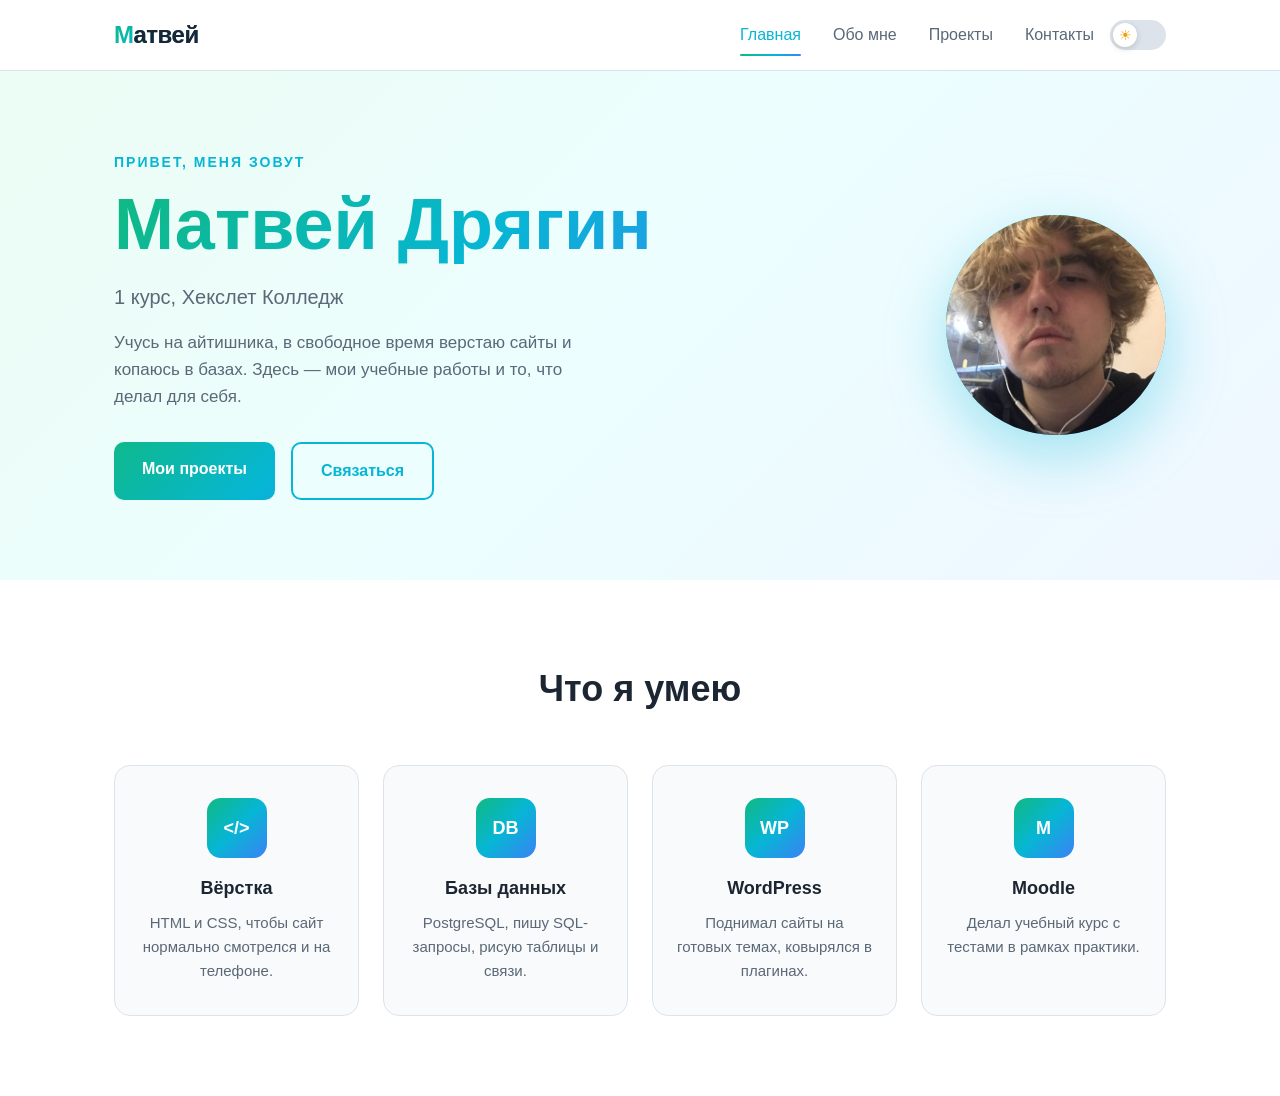
<file: index.html>
<!DOCTYPE html>
<html lang="ru">
<head>
    <meta charset="UTF-8">
    <meta name="viewport" content="width=device-width, initial-scale=1.0">
    <title>Дрягин Матвей — Портфолио</title>
    <link rel="stylesheet" href="style.css">
</head>
<body>
    <header class="header">
        <div class="container header__inner">
            <a href="index.html" class="logo">М<span>атвей</span></a>
            <nav class="nav">
                <a href="index.html" class="nav__link nav__link--active">Главная</a>
                <a href="about.html" class="nav__link">Обо мне</a>
                <a href="projects.html" class="nav__link">Проекты</a>
                <a href="contacts.html" class="nav__link">Контакты</a>
            </nav>
            <button class="theme-toggle" aria-label="Сменить тему">
                <span class="theme-toggle__thumb"></span>
            </button>
            <button class="burger" aria-label="Меню">
                <span></span><span></span><span></span>
            </button>
        </div>
    </header>

    <section class="hero">
        <div class="container hero__inner">
            <div class="hero__text">
                <p class="hero__subtitle">Привет, меня зовут</p>
                <h1 class="hero__title">Матвей Дрягин</h1>
                <p class="hero__role">1 курс, Хекслет Колледж</p>
                <p class="hero__desc">Учусь на айтишника, в свободное время верстаю сайты и копаюсь в базах. Здесь — мои учебные работы и то, что делал для себя.</p>
                <div class="hero__buttons">
                    <a href="projects.html" class="btn btn--primary">Мои проекты</a>
                    <a href="contacts.html" class="btn btn--ghost">Связаться</a>
                </div>
            </div>
            <div class="hero__avatar">
                <div class="avatar-circle"><img src="avatar.jpg" alt="Дрягин Матвей"></div>
            </div>
        </div>
    </section>

    <section class="features">
        <div class="container">
            <h2 class="section-title">Что я умею</h2>
            <div class="features__grid">
                <div class="feature-card">
                    <div class="feature-card__icon">&lt;/&gt;</div>
                    <h3>Вёрстка</h3>
                    <p>HTML и CSS, чтобы сайт нормально смотрелся и на телефоне.</p>
                </div>
                <div class="feature-card">
                    <div class="feature-card__icon">DB</div>
                    <h3>Базы данных</h3>
                    <p>PostgreSQL, пишу SQL-запросы, рисую таблицы и связи.</p>
                </div>
                <div class="feature-card">
                    <div class="feature-card__icon">WP</div>
                    <h3>WordPress</h3>
                    <p>Поднимал сайты на готовых темах, ковырялся в плагинах.</p>
                </div>
                <div class="feature-card">
                    <div class="feature-card__icon">M</div>
                    <h3>Moodle</h3>
                    <p>Делал учебный курс с тестами в рамках практики.</p>
                </div>
            </div>
        </div>
    </section>

    <script src="script.js"></script>
</body>
</html>
</file>
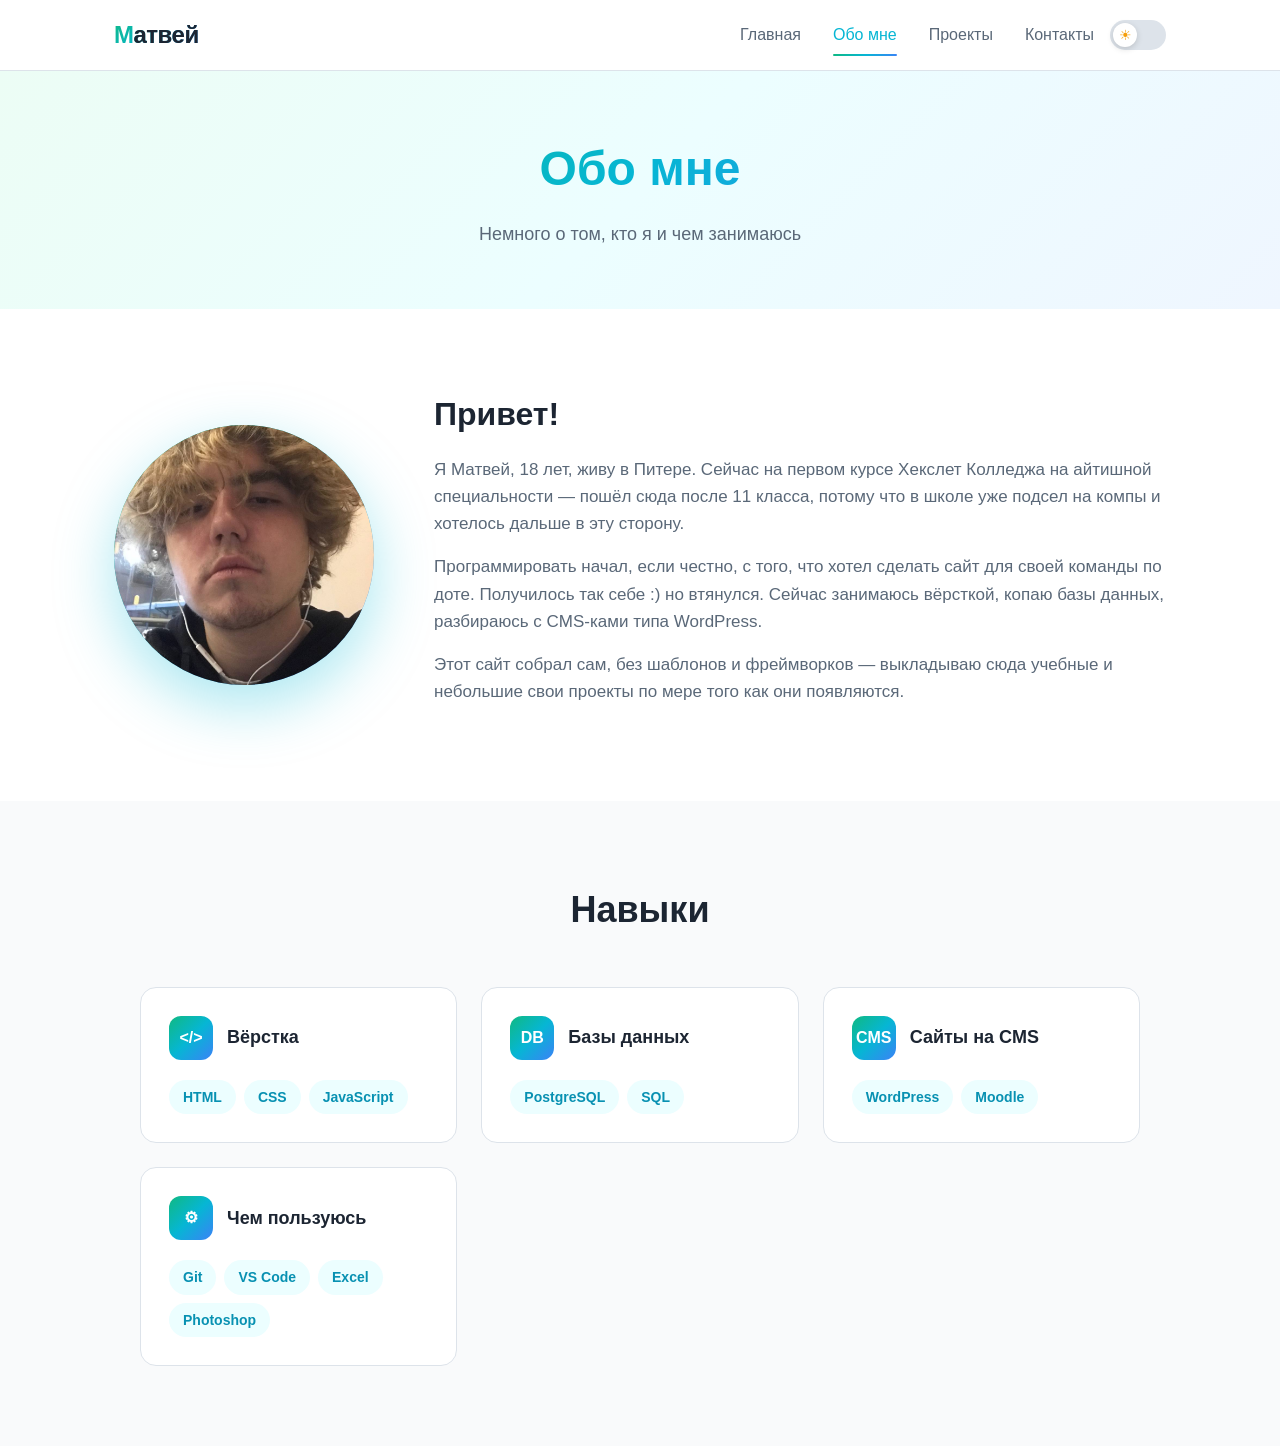
<file: about.html>
<!DOCTYPE html>
<html lang="ru">
<head>
    <meta charset="UTF-8">
    <meta name="viewport" content="width=device-width, initial-scale=1.0">
    <title>Обо мне — Дрягин Матвей</title>
    <link rel="stylesheet" href="style.css">
</head>
<body>
    <header class="header">
        <div class="container header__inner">
            <a href="index.html" class="logo">М<span>атвей</span></a>
            <nav class="nav">
                <a href="index.html" class="nav__link">Главная</a>
                <a href="about.html" class="nav__link nav__link--active">Обо мне</a>
                <a href="projects.html" class="nav__link">Проекты</a>
                <a href="contacts.html" class="nav__link">Контакты</a>
            </nav>
            <button class="theme-toggle" aria-label="Сменить тему">
                <span class="theme-toggle__thumb"></span>
            </button>
            <button class="burger" aria-label="Меню">
                <span></span><span></span><span></span>
            </button>
        </div>
    </header>

    <section class="page-header">
        <div class="container">
            <h1>Обо мне</h1>
            <p>Немного о том, кто я и чем занимаюсь</p>
        </div>
    </section>

    <section class="about">
        <div class="container about__grid">
            <div class="about__photo">
                <div class="avatar-circle avatar-circle--big"><img src="avatar.jpg" alt="Дрягин Матвей"></div>
            </div>
            <div class="about__text">
                <h2>Привет!</h2>
                <p>Я Матвей, 18 лет, живу в Питере. Сейчас на первом курсе Хекслет Колледжа на айтишной специальности — пошёл сюда после 11 класса, потому что в школе уже подсел на компы и хотелось дальше в эту сторону.</p>
                <p>Программировать начал, если честно, с того, что хотел сделать сайт для своей команды по доте. Получилось так себе :) но втянулся. Сейчас занимаюсь вёрсткой, копаю базы данных, разбираюсь с CMS-ками типа WordPress.</p>
                <p>Этот сайт собрал сам, без шаблонов и фреймворков — выкладываю сюда учебные и небольшие свои проекты по мере того как они появляются.</p>
            </div>
        </div>
    </section>

    <section class="skills">
        <div class="container">
            <h2 class="section-title">Навыки</h2>
            <div class="skills__grid">
                <div class="skill-cat">
                    <div class="skill-cat__head">
                        <span class="skill-cat__icon">&lt;/&gt;</span>
                        <h3>Вёрстка</h3>
                    </div>
                    <div class="skill-cat__tags">
                        <span class="skill-tag">HTML</span>
                        <span class="skill-tag">CSS</span>
                        <span class="skill-tag">JavaScript</span>
                    </div>
                </div>

                <div class="skill-cat">
                    <div class="skill-cat__head">
                        <span class="skill-cat__icon">DB</span>
                        <h3>Базы данных</h3>
                    </div>
                    <div class="skill-cat__tags">
                        <span class="skill-tag">PostgreSQL</span>
                        <span class="skill-tag">SQL</span>
                    </div>
                </div>

                <div class="skill-cat">
                    <div class="skill-cat__head">
                        <span class="skill-cat__icon">CMS</span>
                        <h3>Сайты на CMS</h3>
                    </div>
                    <div class="skill-cat__tags">
                        <span class="skill-tag">WordPress</span>
                        <span class="skill-tag">Moodle</span>
                    </div>
                </div>

                <div class="skill-cat">
                    <div class="skill-cat__head">
                        <span class="skill-cat__icon">⚙</span>
                        <h3>Чем пользуюсь</h3>
                    </div>
                    <div class="skill-cat__tags">
                        <span class="skill-tag">Git</span>
                        <span class="skill-tag">VS Code</span>
                        <span class="skill-tag">Excel</span>
                        <span class="skill-tag">Photoshop</span>
                    </div>
                </div>
            </div>
        </div>
    </section>

    <script src="script.js"></script>
</body>
</html>
</file>
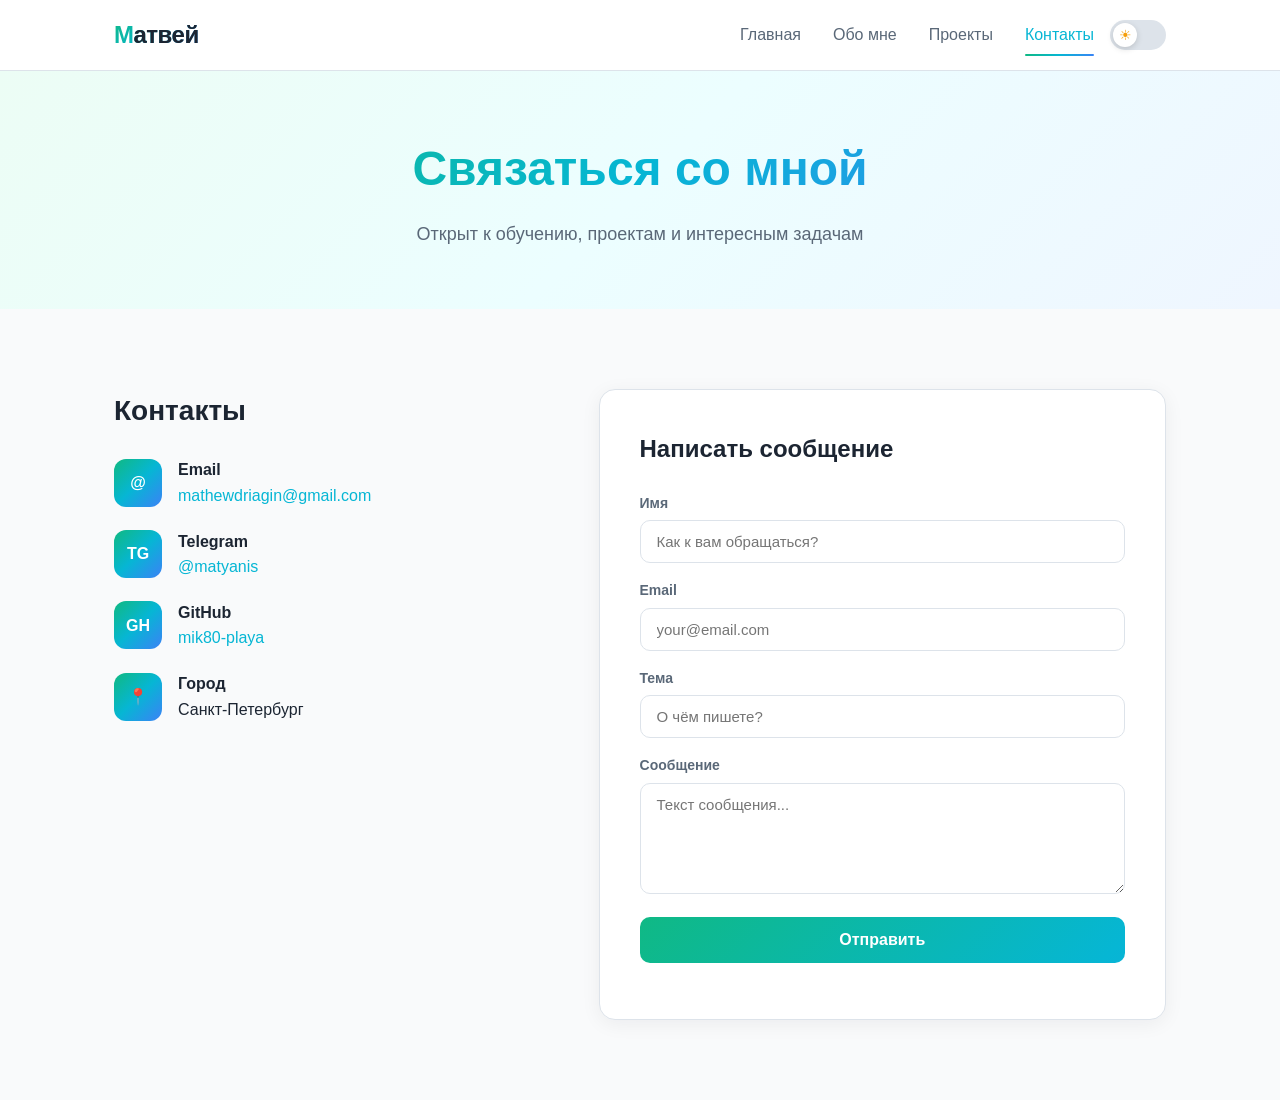
<file: contacts.html>
<!DOCTYPE html>
<html lang="ru">
<head>
    <meta charset="UTF-8">
    <meta name="viewport" content="width=device-width, initial-scale=1.0">
    <title>Контакты — Дрягин Матвей</title>
    <link rel="stylesheet" href="style.css">
</head>
<body>
    <header class="header">
        <div class="container header__inner">
            <a href="index.html" class="logo">М<span>атвей</span></a>
            <nav class="nav">
                <a href="index.html" class="nav__link">Главная</a>
                <a href="about.html" class="nav__link">Обо мне</a>
                <a href="projects.html" class="nav__link">Проекты</a>
                <a href="contacts.html" class="nav__link nav__link--active">Контакты</a>
            </nav>
            <button class="theme-toggle" aria-label="Сменить тему">
                <span class="theme-toggle__thumb"></span>
            </button>
            <button class="burger" aria-label="Меню">
                <span></span><span></span><span></span>
            </button>
        </div>
    </header>

    <section class="page-header">
        <div class="container">
            <h1>Связаться со мной</h1>
            <p>Открыт к обучению, проектам и интересным задачам</p>
        </div>
    </section>

    <section class="contacts">
        <div class="container contacts__grid">
            <div class="contacts__info">
                <h2>Контакты</h2>
                <ul class="contacts__list">
                    <li>
                        <span class="contacts__icon">@</span>
                        <div>
                            <strong>Email</strong>
                            <a href="mailto:mathewdriagin@gmail.com">mathewdriagin@gmail.com</a>
                        </div>
                    </li>
                    <li>
                        <span class="contacts__icon">TG</span>
                        <div>
                            <strong>Telegram</strong>
                            <a href="https://t.me/matyanis" target="_blank">@matyanis</a>
                        </div>
                    </li>
                    <li>
                        <span class="contacts__icon">GH</span>
                        <div>
                            <strong>GitHub</strong>
                            <a href="https://github.com/mik80-playa" target="_blank">mik80-playa</a>
                        </div>
                    </li>
                    <li>
                        <span class="contacts__icon">📍</span>
                        <div>
                            <strong>Город</strong>
                            <span>Санкт-Петербург</span>
                        </div>
                    </li>
                </ul>
            </div>

            <form class="contact-form" onsubmit="return handleForm(event)">
                <h2>Написать сообщение</h2>
                <label>
                    <span>Имя</span>
                    <input type="text" name="name" required placeholder="Как к вам обращаться?">
                </label>
                <label>
                    <span>Email</span>
                    <input type="email" name="email" required placeholder="your@email.com">
                </label>
                <label>
                    <span>Тема</span>
                    <input type="text" name="subject" placeholder="О чём пишете?">
                </label>
                <label>
                    <span>Сообщение</span>
                    <textarea name="message" rows="5" required placeholder="Текст сообщения..."></textarea>
                </label>
                <button type="submit" class="btn btn--primary">Отправить</button>
                <p class="form-status" id="formStatus"></p>
            </form>
        </div>
    </section>

    <script src="script.js"></script>
</body>
</html>
</file>
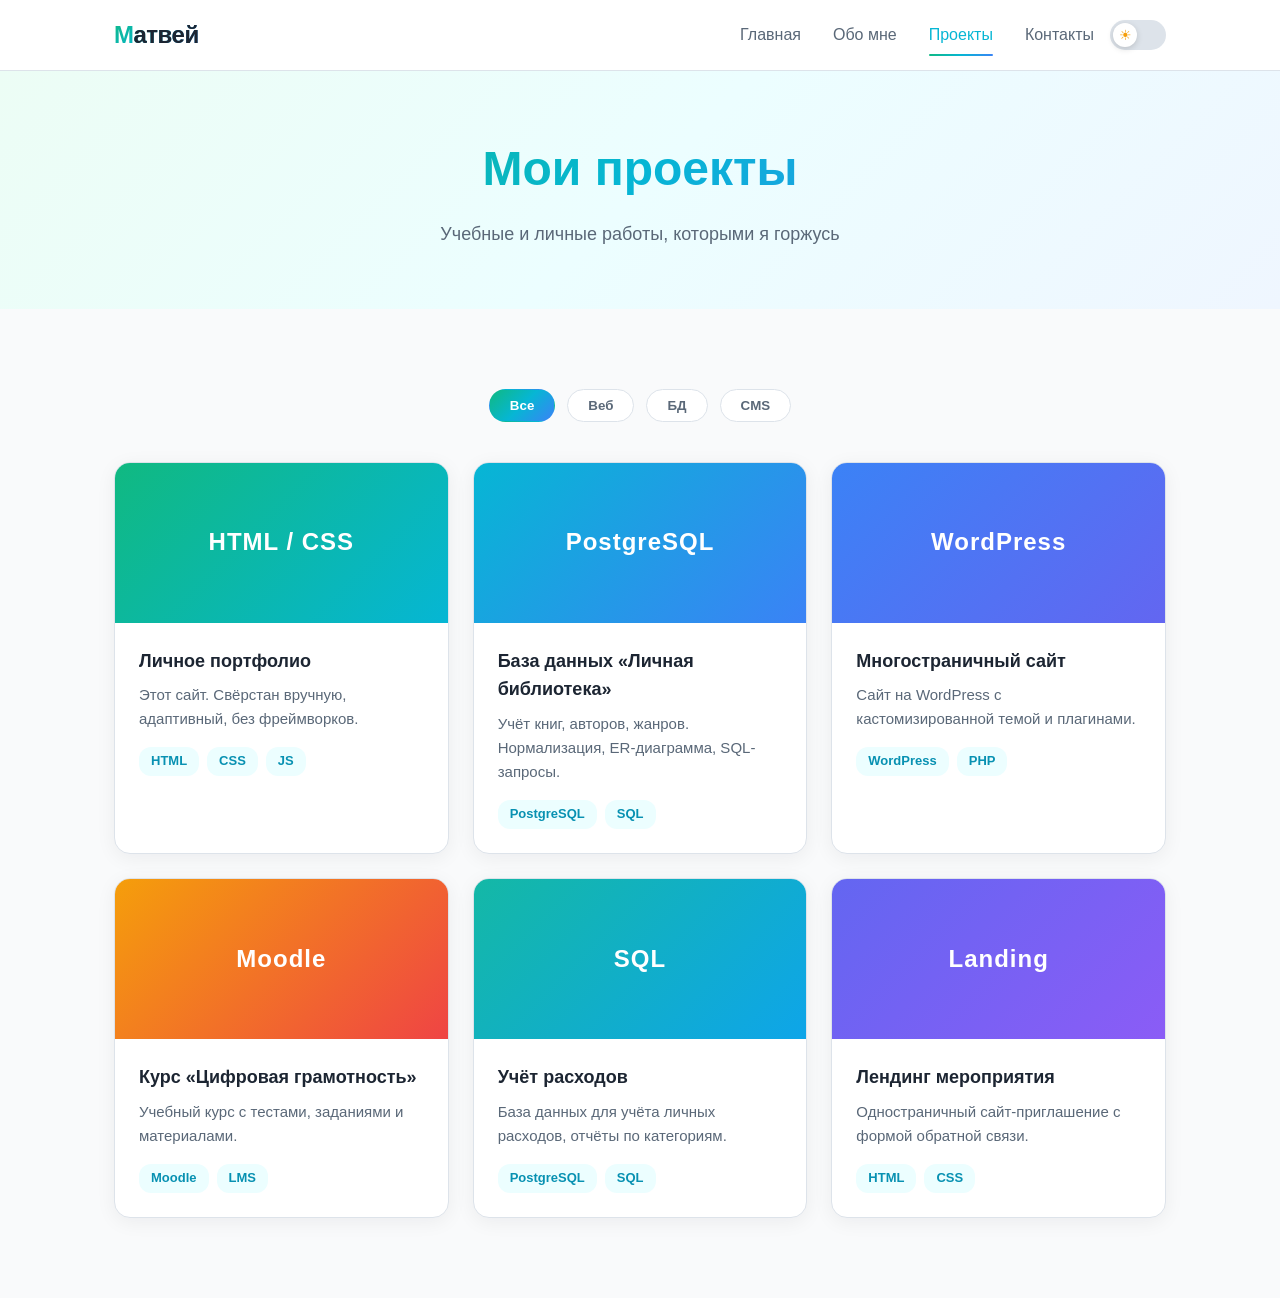
<file: projects.html>
<!DOCTYPE html>
<html lang="ru">
<head>
    <meta charset="UTF-8">
    <meta name="viewport" content="width=device-width, initial-scale=1.0">
    <title>Проекты — Дрягин Матвей</title>
    <link rel="stylesheet" href="style.css">
</head>
<body>
    <header class="header">
        <div class="container header__inner">
            <a href="index.html" class="logo">М<span>атвей</span></a>
            <nav class="nav">
                <a href="index.html" class="nav__link">Главная</a>
                <a href="about.html" class="nav__link">Обо мне</a>
                <a href="projects.html" class="nav__link nav__link--active">Проекты</a>
                <a href="contacts.html" class="nav__link">Контакты</a>
            </nav>
            <button class="theme-toggle" aria-label="Сменить тему">
                <span class="theme-toggle__thumb"></span>
            </button>
            <button class="burger" aria-label="Меню">
                <span></span><span></span><span></span>
            </button>
        </div>
    </header>

    <section class="page-header">
        <div class="container">
            <h1>Мои проекты</h1>
            <p>Учебные и личные работы, которыми я горжусь</p>
        </div>
    </section>

    <section class="projects">
        <div class="container">
            <div class="projects__filters">
                <button class="filter-btn filter-btn--active" data-filter="all">Все</button>
                <button class="filter-btn" data-filter="web">Веб</button>
                <button class="filter-btn" data-filter="db">БД</button>
                <button class="filter-btn" data-filter="cms">CMS</button>
            </div>

            <div class="projects__grid">
                <article class="project-card" data-cat="web">
                    <div class="project-card__thumb project-card__thumb--1">HTML / CSS</div>
                    <div class="project-card__body">
                        <h3>Личное портфолио</h3>
                        <p>Этот сайт. Свёрстан вручную, адаптивный, без фреймворков.</p>
                        <div class="project-card__tags">
                            <span>HTML</span><span>CSS</span><span>JS</span>
                        </div>
                    </div>
                </article>

                <article class="project-card" data-cat="db">
                    <div class="project-card__thumb project-card__thumb--2">PostgreSQL</div>
                    <div class="project-card__body">
                        <h3>База данных «Личная библиотека»</h3>
                        <p>Учёт книг, авторов, жанров. Нормализация, ER-диаграмма, SQL-запросы.</p>
                        <div class="project-card__tags">
                            <span>PostgreSQL</span><span>SQL</span>
                        </div>
                    </div>
                </article>

                <article class="project-card" data-cat="cms">
                    <div class="project-card__thumb project-card__thumb--3">WordPress</div>
                    <div class="project-card__body">
                        <h3>Многостраничный сайт</h3>
                        <p>Сайт на WordPress с кастомизированной темой и плагинами.</p>
                        <div class="project-card__tags">
                            <span>WordPress</span><span>PHP</span>
                        </div>
                    </div>
                </article>

                <article class="project-card" data-cat="cms">
                    <div class="project-card__thumb project-card__thumb--4">Moodle</div>
                    <div class="project-card__body">
                        <h3>Курс «Цифровая грамотность»</h3>
                        <p>Учебный курс с тестами, заданиями и материалами.</p>
                        <div class="project-card__tags">
                            <span>Moodle</span><span>LMS</span>
                        </div>
                    </div>
                </article>

                <article class="project-card" data-cat="db">
                    <div class="project-card__thumb project-card__thumb--5">SQL</div>
                    <div class="project-card__body">
                        <h3>Учёт расходов</h3>
                        <p>База данных для учёта личных расходов, отчёты по категориям.</p>
                        <div class="project-card__tags">
                            <span>PostgreSQL</span><span>SQL</span>
                        </div>
                    </div>
                </article>

                <article class="project-card" data-cat="web">
                    <div class="project-card__thumb project-card__thumb--6">Landing</div>
                    <div class="project-card__body">
                        <h3>Лендинг мероприятия</h3>
                        <p>Одностраничный сайт-приглашение с формой обратной связи.</p>
                        <div class="project-card__tags">
                            <span>HTML</span><span>CSS</span>
                        </div>
                    </div>
                </article>
            </div>
        </div>
    </section>

    <script src="script.js"></script>
</body>
</html>
</file>
<file: style.css>
/* цвета и тени вынес в переменные — так удобнее переключать тему */
:root {
    --bg: #f9fafb;
    --bg-elevated: #ffffff;
    --bg-secondary: #f9fafb;
    --bg-soft: linear-gradient(135deg, #ecfdf5 0%, #ecfeff 50%, #eff6ff 100%);
    --text: #1c2532;
    --text-muted: #5a6878;
    --text-light: #8a96a4;
    --border: #dde3ea;
    --shadow-sm: 0 4px 20px rgba(15, 23, 42, 0.06);
    --shadow-md: 0 10px 25px rgba(15, 23, 42, 0.1);
    --shadow-lg: 0 20px 40px rgba(15, 23, 42, 0.12);

    --accent: #06b6d4;
    --accent-dark: #0891b2;
    --gradient: linear-gradient(135deg, #10b981 0%, #06b6d4 50%, #3b82f6 100%);
    --gradient-soft: linear-gradient(90deg, #10b981, #06b6d4, #3b82f6);
    --tag-bg: #ecfeff;
    --tag-text: #0891b2;
}

body.dark {
    --bg: #0b1220;
    --bg-elevated: #111827;
    --bg-secondary: #1c2532;
    --bg-soft: linear-gradient(135deg, #052e2b 0%, #082f49 50%, #0c1e4a 100%);
    --text: #eef0f2;
    --text-muted: #8a96a4;
    --text-light: #5a6878;
    --border: #23282f;
    --shadow-sm: 0 4px 20px rgba(0, 0, 0, 0.3);
    --shadow-md: 0 10px 25px rgba(0, 0, 0, 0.4);
    --shadow-lg: 0 20px 40px rgba(0, 0, 0, 0.5);

    --tag-bg: rgba(6, 182, 212, 0.15);
    --tag-text: #67e8f9;
}

/* базовый ресет — обнуляем отступы и ставим border-box всем элементам */
* { margin: 0; padding: 0; box-sizing: border-box; }
html { scroll-behavior: smooth; }
body {
    font-family: -apple-system, BlinkMacSystemFont, "Segoe UI", Roboto, "Helvetica Neue", Arial, sans-serif;
    line-height: 1.6;
    color: var(--text);
    background: var(--bg);
    transition: background-color 0.3s ease, color 0.3s ease;
}
a { color: inherit; text-decoration: none; }
img { max-width: 100%; display: block; }
button { font-family: inherit; cursor: pointer; border: none; background: none; }

.container {
    max-width: 1100px;
    margin: 0 auto;
    padding: 0 24px;
}

/* шапка — sticky, чтобы при скролле не убегала вверх */
.header {
    background: var(--bg-elevated);
    border-bottom: 1px solid var(--border);
    position: sticky;
    top: 0;
    z-index: 100;
    transition: background-color 0.3s ease, border-color 0.3s ease;
}
.header__inner {
    display: flex;
    align-items: center;
    justify-content: space-between;
    height: 70px;
    gap: 16px;
}
.logo {
    font-size: 24px;
    font-weight: 800;
    background: var(--gradient);
    -webkit-background-clip: text;
    -webkit-text-fill-color: transparent;
    background-clip: text;
    letter-spacing: -0.5px;
}
.logo span {
    color: var(--text);
    font-weight: 600;
    -webkit-text-fill-color: var(--text);
}

.nav { display: flex; gap: 32px; margin-left: auto; }
.nav__link {
    font-weight: 500;
    color: var(--text-muted);
    transition: color 0.2s;
    position: relative;
    padding: 8px 0;
}
.nav__link:hover { color: var(--accent); }
.nav__link--active { color: var(--accent); }
.nav__link--active::after {
    content: '';
    position: absolute;
    bottom: 0; left: 0; right: 0;
    height: 2px;
    background: var(--gradient);
    border-radius: 2px;
}

/* тумблер темы. JS навешивает класс .dark на body, а тут оформление */
.theme-toggle {
    width: 56px;
    height: 30px;
    background: var(--border);
    border-radius: 30px;
    position: relative;
    transition: background-color 0.3s ease;
    flex-shrink: 0;
}
.theme-toggle__thumb {
    position: absolute;
    top: 3px;
    left: 3px;
    width: 24px;
    height: 24px;
    border-radius: 50%;
    background: #fff;
    display: flex;
    align-items: center;
    justify-content: center;
    font-size: 14px;
    transition: transform 0.3s ease, background-color 0.3s ease;
    box-shadow: 0 2px 6px rgba(0, 0, 0, 0.15);
}
.theme-toggle__thumb::before {
    content: '☀';
    color: #f59e0b;
}
body.dark .theme-toggle {
    background: var(--gradient);
}
body.dark .theme-toggle__thumb {
    transform: translateX(26px);
    background: #0b1220;
}
body.dark .theme-toggle__thumb::before {
    content: '☾';
    color: #67e8f9;
}

.burger {
    display: none;
    flex-direction: column;
    gap: 5px;
    padding: 8px;
}
.burger span {
    width: 24px;
    height: 2px;
    background: var(--text);
    border-radius: 2px;
    transition: 0.3s;
}

.hero {
    background: var(--bg-soft);
    padding: 80px 0;
    transition: background 0.3s ease;
}
.hero__inner {
    display: grid;
    grid-template-columns: 1fr auto;
    gap: 60px;
    align-items: center;
}
.hero__subtitle {
    color: var(--accent);
    font-weight: 600;
    text-transform: uppercase;
    letter-spacing: 2px;
    font-size: 14px;
    margin-bottom: 12px;
}
.hero__title {
    font-size: clamp(40px, 6vw, 72px);
    font-weight: 800;
    line-height: 1.1;
    margin-bottom: 16px;
    background: var(--gradient);
    -webkit-background-clip: text;
    -webkit-text-fill-color: transparent;
    background-clip: text;
}
.hero__role {
    font-size: 20px;
    color: var(--text-muted);
    margin-bottom: 16px;
    font-weight: 500;
}
.hero__desc {
    font-size: 17px;
    color: var(--text-muted);
    max-width: 500px;
    margin-bottom: 32px;
}
.hero__buttons { display: flex; gap: 16px; flex-wrap: wrap; }

.avatar-circle {
    width: 220px;
    height: 220px;
    border-radius: 50%;
    background: var(--gradient);
    color: #fff;
    display: flex;
    align-items: center;
    justify-content: center;
    font-size: 100px;
    font-weight: 800;
    box-shadow: 0 20px 60px rgba(6, 182, 212, 0.35);
    overflow: hidden;
}
.avatar-circle img {
    width: 100%;
    height: 100%;
    object-fit: cover;
    display: block;
}
.avatar-circle--big { width: 260px; height: 260px; font-size: 120px; }

/* кнопки */
.btn {
    display: inline-block;
    padding: 14px 28px;
    border-radius: 10px;
    font-weight: 600;
    transition: all 0.2s;
    font-size: 16px;
    cursor: pointer;
}
.btn--primary {
    background: var(--gradient);
    color: #fff;
    background-size: 200% 200%;
    background-position: 0% 50%;
}
.btn--primary:hover {
    background-position: 100% 50%;
    transform: translateY(-2px);
    box-shadow: 0 10px 25px rgba(6, 182, 212, 0.35);
}
.btn--ghost {
    background: transparent;
    border: 2px solid var(--accent);
    color: var(--accent);
}
.btn--ghost:hover { background: var(--accent); color: #fff; }

.section-title {
    font-size: 36px;
    font-weight: 800;
    text-align: center;
    margin-bottom: 48px;
    color: var(--text);
}

.features { padding: 80px 0; background: var(--bg-elevated); transition: background-color 0.3s ease; }
.features__grid {
    display: grid;
    grid-template-columns: repeat(auto-fit, minmax(220px, 1fr));
    gap: 24px;
}
.feature-card {
    background: var(--bg-secondary);
    padding: 32px 24px;
    border-radius: 16px;
    text-align: center;
    transition: all 0.3s;
    border: 1px solid var(--border);
}
.feature-card:hover {
    transform: translateY(-6px);
    box-shadow: var(--shadow-md);
    border-color: var(--accent);
}
.feature-card__icon {
    width: 60px;
    height: 60px;
    margin: 0 auto 16px;
    background: var(--gradient);
    border-radius: 14px;
    display: flex;
    align-items: center;
    justify-content: center;
    color: #fff;
    font-weight: 700;
    font-size: 18px;
}
.feature-card h3 { margin-bottom: 8px; font-size: 18px; }
.feature-card p { color: var(--text-muted); font-size: 15px; }

/* мини-шапка наверху страниц «Обо мне», «Проекты», «Контакты» */
.page-header {
    background: var(--bg-soft);
    padding: 60px 0;
    text-align: center;
    transition: background 0.3s ease;
}
.page-header h1 {
    font-size: 48px;
    font-weight: 800;
    margin-bottom: 12px;
    background: var(--gradient);
    -webkit-background-clip: text;
    -webkit-text-fill-color: transparent;
    background-clip: text;
}
.page-header p { color: var(--text-muted); font-size: 18px; }

/* страница «Обо мне». на мобильном фото и текст становятся в столбик и центрируются */
.about { padding: 80px 0; background: var(--bg-elevated); transition: background-color 0.3s ease; }
.about__grid {
    display: grid;
    grid-template-columns: auto 1fr;
    gap: 60px;
    align-items: center;
}
.about__text h2 { font-size: 32px; margin-bottom: 16px; }
.about__text p { color: var(--text-muted); font-size: 17px; margin-bottom: 16px; }

/* блок навыков. теги — это «таблетки», при наведении заливаются градиентом */
.skills { padding: 80px 0; background: var(--bg-secondary); transition: background-color 0.3s ease; }
.skills__grid {
    display: grid;
    grid-template-columns: repeat(auto-fit, minmax(280px, 1fr));
    gap: 24px;
    max-width: 1000px;
    margin: 0 auto;
}
.skill-cat {
    background: var(--bg-elevated);
    border: 1px solid var(--border);
    border-radius: 16px;
    padding: 28px;
    transition: all 0.3s;
}
.skill-cat:hover {
    transform: translateY(-4px);
    box-shadow: var(--shadow-md);
    border-color: var(--accent);
}
.skill-cat__head {
    display: flex;
    align-items: center;
    gap: 14px;
    margin-bottom: 20px;
}
.skill-cat__icon {
    width: 44px;
    height: 44px;
    border-radius: 12px;
    background: var(--gradient);
    color: #fff;
    display: flex;
    align-items: center;
    justify-content: center;
    font-weight: 700;
    font-size: 16px;
    flex-shrink: 0;
}
.skill-cat__head h3 {
    font-size: 18px;
    color: var(--text);
}
.skill-cat__tags {
    display: flex;
    flex-wrap: wrap;
    gap: 8px;
}
.skill-tag {
    background: var(--tag-bg);
    color: var(--tag-text);
    padding: 6px 14px;
    border-radius: 20px;
    font-size: 14px;
    font-weight: 600;
    cursor: default;
}
.skill-tag:hover {
    background: var(--gradient);
    color: #fff;
    transform: translateY(-2px);
}

/* проекты + кнопки-фильтры. фильтр по data-cat (web / db / cms) — обработчик в JS */
.projects { padding: 80px 0; background: var(--bg); transition: background-color 0.3s ease; }
.projects__filters {
    display: flex;
    gap: 12px;
    justify-content: center;
    margin-bottom: 40px;
    flex-wrap: wrap;
}
.filter-btn {
    padding: 8px 20px;
    border-radius: 20px;
    background: var(--bg-elevated);
    border: 1px solid var(--border);
    color: var(--text-muted);
    font-weight: 600;
    transition: all 0.2s;
}
.filter-btn:hover { border-color: var(--accent); color: var(--accent); }
.filter-btn--active {
    background: var(--gradient);
    border-color: transparent;
    color: #fff;
}
.projects__grid {
    display: grid;
    grid-template-columns: repeat(auto-fill, minmax(280px, 1fr));
    gap: 24px;
}
.project-card {
    background: var(--bg-elevated);
    border: 1px solid var(--border);
    border-radius: 16px;
    overflow: hidden;
    box-shadow: var(--shadow-sm);
    transition: all 0.3s;
}
.project-card:hover {
    transform: translateY(-6px);
    box-shadow: var(--shadow-lg);
}
.project-card__thumb {
    height: 160px;
    display: flex;
    align-items: center;
    justify-content: center;
    color: #fff;
    font-size: 24px;
    font-weight: 800;
    letter-spacing: 1px;
}
.project-card__thumb--1 { background: linear-gradient(135deg, #10b981, #06b6d4); }
.project-card__thumb--2 { background: linear-gradient(135deg, #06b6d4, #3b82f6); }
.project-card__thumb--3 { background: linear-gradient(135deg, #3b82f6, #6366f1); }
.project-card__thumb--4 { background: linear-gradient(135deg, #f59e0b, #ef4444); }
.project-card__thumb--5 { background: linear-gradient(135deg, #14b8a6, #0ea5e9); }
.project-card__thumb--6 { background: linear-gradient(135deg, #6366f1, #8b5cf6); }

.project-card__body { padding: 24px; }
.project-card__body h3 { margin-bottom: 8px; font-size: 18px; }
.project-card__body p { color: var(--text-muted); font-size: 15px; margin-bottom: 16px; }
.project-card__tags { display: flex; gap: 8px; flex-wrap: wrap; }
.project-card__tags span {
    background: var(--tag-bg);
    color: var(--tag-text);
    padding: 4px 12px;
    border-radius: 12px;
    font-size: 13px;
    font-weight: 600;
}

/* контакты — список слева, форма справа. на мобиле в столбик */
/* TODO: подключить Formspree чтобы форма реально отправляла письма */
.contacts { padding: 80px 0; background: var(--bg); transition: background-color 0.3s ease; }
.contacts__grid {
    display: grid;
    grid-template-columns: 1fr 1.3fr;
    gap: 48px;
}
.contacts__info h2 { font-size: 28px; margin-bottom: 24px; }
.contacts__list { list-style: none; display: flex; flex-direction: column; gap: 20px; }
.contacts__list li { display: flex; gap: 16px; align-items: center; }
.contacts__icon {
    width: 48px;
    height: 48px;
    border-radius: 12px;
    background: var(--gradient);
    color: #fff;
    display: flex;
    align-items: center;
    justify-content: center;
    font-weight: 700;
    flex-shrink: 0;
}
.contacts__list strong { display: block; color: var(--text); }
.contacts__list a { color: var(--accent); }

.contact-form {
    background: var(--bg-elevated);
    border: 1px solid var(--border);
    padding: 40px;
    border-radius: 16px;
    box-shadow: var(--shadow-sm);
}
.contact-form h2 { font-size: 24px; margin-bottom: 24px; }
.contact-form label {
    display: block;
    margin-bottom: 16px;
}
.contact-form label span {
    display: block;
    font-weight: 600;
    margin-bottom: 6px;
    color: var(--text-muted);
    font-size: 14px;
}
.contact-form input,
.contact-form textarea {
    width: 100%;
    padding: 12px 16px;
    border: 1px solid var(--border);
    border-radius: 10px;
    font-size: 15px;
    font-family: inherit;
    background: var(--bg-elevated);
    color: var(--text);
    transition: border-color 0.2s, background-color 0.3s;
}
.contact-form input:focus,
.contact-form textarea:focus {
    outline: none;
    border-color: var(--accent);
}
.contact-form textarea { resize: vertical; }
.contact-form button { width: 100%; }
.form-status {
    margin-top: 16px;
    color: #10b981;
    font-weight: 600;
    text-align: center;
}

/* подвал — фон тёмный всегда, не зависит от темы (мне так нравится больше) */
.footer {
    background: #0b1220;
    color: #8a96a4;
    padding: 32px 0;
    margin-top: 60px;
}
body.dark .footer { background: #050a13; }
.footer__inner {
    display: flex;
    justify-content: space-between;
    flex-wrap: wrap;
    gap: 12px;
}

/* адаптив: 768 — планшет, 480 — телефон */
@media (max-width: 768px) {
    .nav {
        position: absolute;
        top: 70px;
        left: 0;
        right: 0;
        background: var(--bg-elevated);
        flex-direction: column;
        padding: 24px;
        gap: 16px;
        border-bottom: 1px solid var(--border);
        transform: translateY(-150%);
        transition: transform 0.3s;
        margin-left: 0;
    }
    .nav.nav--open { transform: translateY(0); }
    .burger { display: flex; }

    .hero { padding: 50px 0; }
    .hero__inner { grid-template-columns: 1fr; text-align: center; gap: 32px; justify-items: center; }
    .hero__desc { margin-left: auto; margin-right: auto; }
    .hero__buttons { justify-content: center; }

    .avatar-circle { width: 160px; height: 160px; font-size: 70px; }
    .avatar-circle--big { width: 200px; height: 200px; font-size: 90px; }

    .about__grid { grid-template-columns: 1fr; text-align: center; gap: 32px; justify-items: center; }
    .contacts__grid { grid-template-columns: 1fr; gap: 32px; }
    .contact-form { padding: 24px; }

    .page-header h1 { font-size: 36px; }
    .section-title { font-size: 28px; }

    .features, .skills, .about, .projects, .contacts { padding: 50px 0; }
}

@media (max-width: 480px) {
    .container { padding: 0 16px; }
    .hero__title { font-size: 40px; }
    .features__grid { grid-template-columns: 1fr; }
}
</file>
